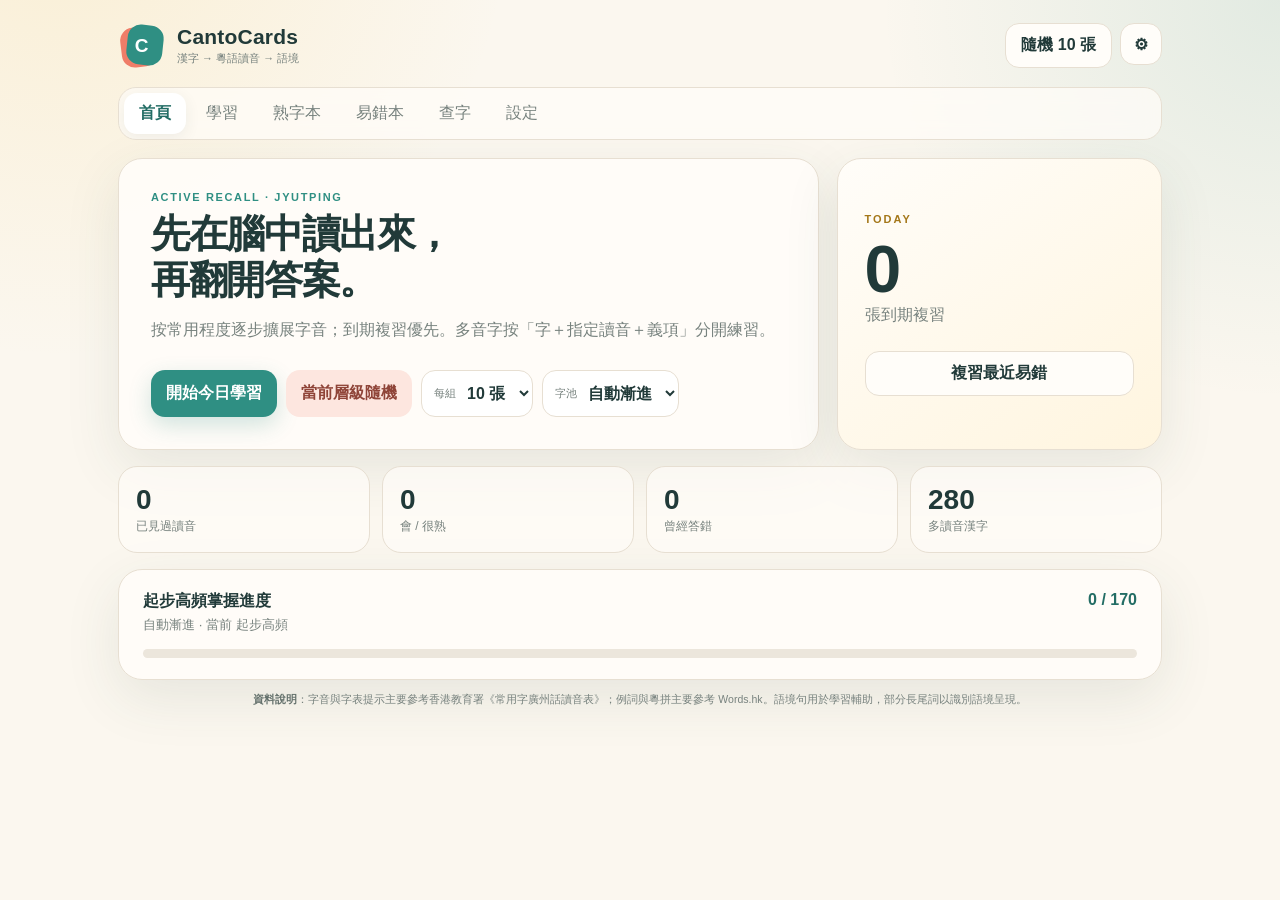
<file: index.html>
<!doctype html>
<html lang="zh-Hant-HK">
<head>
  <meta charset="utf-8">
  <meta name="viewport" content="width=device-width,initial-scale=1,viewport-fit=cover">
  <meta name="theme-color" content="#2f8f83">
  <meta name="apple-mobile-web-app-capable" content="yes">
  <meta name="apple-mobile-web-app-status-bar-style" content="default">
  <meta name="apple-mobile-web-app-title" content="CantoCards">
  <meta name="mobile-web-app-capable" content="yes">
  <meta name="application-name" content="CantoCards">
  <meta name="description" content="離線粵語漢字讀音學習器：漢字、粵拼、例詞與語境複習。">
  <title>CantoCards</title>
  <link rel="manifest" href="./manifest.webmanifest?v=04mobile2">
  <link rel="apple-touch-icon" href="./icon-180.png?v=04mobile2">
  <link rel="icon" type="image/png" sizes="192x192" href="./icon-192.png?v=04mobile2">
  <link rel="stylesheet" href="./styles.css?v=04mobile2">
</head>
<body>
  <div id="loadingScreen" class="loading-screen">
    <div class="loading-mark"><span>C</span></div>
    <strong>正在載入 CantoCards</strong>
    <p id="loadingText">準備核心字表…</p>
  </div>

  <div id="appShell" class="shell is-hidden">
    <header class="topbar">
      <button class="brand" data-go="home" aria-label="返回首頁">
        <span class="brand-mark"><i></i><b>C</b></span>
        <span class="brand-copy"><strong>CantoCards</strong><small>漢字 → 粵語讀音 → 語境</small></span>
      </button>
      <div class="top-actions">
        <button class="ghost-btn" id="quickRandom">隨機 10 張</button>
        <button class="icon-btn" data-go="settings" title="設定" aria-label="設定">⚙︎</button>
      </div>
    </header>

    <nav class="nav" aria-label="主要導覽">
      <button class="active" data-view="home"><span>⌂</span><em>首頁</em></button>
      <button data-view="study"><span>◇</span><em>學習</em></button>
      <button data-view="known"><span>✓</span><em>熟字本</em></button>
      <button data-view="mistakes"><span>↺</span><em>易錯本</em></button>
      <button data-view="search"><span>⌕</span><em>查字</em></button>
      <button data-view="settings"><span>⚙</span><em>設定</em></button>
    </nav>

    <main>
      <section id="home" class="view active">
        <div class="hero">
          <div class="panel welcome">
            <div class="eyebrow">ACTIVE RECALL · JYUTPING</div>
            <h1>先在腦中讀出來，<br>再翻開答案。</h1>
            <p>按常用程度逐步擴展字音；到期複習優先。多音字按「字＋指定讀音＋義項」分開練習。</p>
            <div class="quickrow">
              <button class="primary-btn" id="startToday">開始今日學習</button>
              <button class="soft-btn" id="startRandom">當前層級隨機</button>
              <label class="select-wrap"><span>每組</span><select id="groupSize"><option value="10">10 張</option><option value="20">20 張</option><option value="30">30 張</option><option value="50">50 張</option></select></label>
              <label class="select-wrap"><span>字池</span><select id="deckMode"><option value="auto">自動漸進</option><option value="starter">起步高頻</option><option value="core">日常核心</option><option value="practical">實用常用</option><option value="all">完整字表</option></select></label>
            </div>
          </div>
          <aside class="panel today-panel">
            <div class="today-kicker">TODAY</div>
            <div class="today-num" id="dueCount">0</div>
            <div class="today-label">張到期複習</div>
            <button class="line-btn" id="startMistakes">複習最近易錯</button>
          </aside>
        </div>

        <div class="stats-grid">
          <div class="stat-card"><b id="learnedCount">0</b><span>已見過讀音</span></div>
          <div class="stat-card"><b id="knownCount">0</b><span>會 / 很熟</span></div>
          <div class="stat-card"><b id="mistakeCount">0</b><span>曾經答錯</span></div>
          <div class="stat-card"><b id="multiCount">0</b><span>多讀音漢字</span></div>
        </div>

        <div class="panel progress-panel">
          <div class="progress-head">
            <div><strong id="deckTitle">當前學習層級</strong><small id="deckHint"></small></div>
            <span id="progressText">0 / 0</span>
          </div>
          <div class="progress-track"><i id="progressBar"></i></div>
        </div>
        <p class="source-note"><strong>資料說明</strong>：字音與字表提示主要參考香港教育署《常用字廣州話讀音表》；例詞與粵拼主要參考 Words.hk。語境句用於學習輔助，部分長尾詞以識別語境呈現。</p>
      </section>

      <section id="study" class="view">
        <div class="study-head"><span id="sessionLabel">尚未開始</span><strong id="sessionProgress">0 / 0</strong></div>
        <article class="panel study-card">
          <div class="session-empty" id="sessionEmpty">
            <div class="empty-orb">C</div>
            <h2>開始一組練習</h2>
            <p>看到漢字後先自己回想讀音，再顯示粵拼。</p>
            <button class="primary-btn" id="emptyStart">隨機 10 張</button>
          </div>

          <div id="cardContent" class="card-content is-hidden">
            <div class="card-badges">
              <span class="badge badge-state" id="statusBadge">新字</span>
              <span class="badge badge-multi is-hidden" id="multiBadge"></span>
            </div>

            <div class="character-zone">
              <div class="big-char" id="bigChar">中</div>
              <div class="variant" id="variantText"></div>
              <p class="prompt" id="prompt">先自己想一想：這個字在這個義項下怎麼讀？</p>

              <div class="answer" id="answer">
                <div class="jyutping-main" id="jyutping">zung1</div>
                <div class="sound-row"><button class="sound-btn speech-action is-hidden" id="speakBtn">🔊 聽讀音</button></div>
                <div class="breakdown">
                  <span id="initialPart">聲母 z</span><span id="finalPart">韻母 ung</span><span id="tonePart">聲調 1</span>
                </div>

                <div class="context-box is-hidden" id="contextBox">
                  <small>字表提示</small><strong id="contextText"></strong>
                </div>

                <section class="examples-box">
                  <div class="examples-head"><div><small>WORDS IN CONTEXT</small><h3>例詞與語境</h3></div><span id="exampleCount"></span></div>
                  <div id="wordCards" class="word-grid"></div>
                </section>

                <details class="other-readings is-hidden" id="otherReadings">
                  <summary>查看這個字的其他建議讀音</summary>
                  <div class="other-list" id="otherList"></div>
                </details>

                <div class="personal-note is-hidden" id="personalNoteBox"><small>我的語境</small><strong id="personalNoteText"></strong></div>
                <button class="note-link" id="openNote">＋ 添加 / 修改我的詞組與例句</button>
              </div>
            </div>

            <div class="reveal-row"><button class="reveal-btn" id="revealBtn">顯示粵拼</button></div>
            <div class="rating" id="rating">
              <button class="rate r0" data-rating="0"><b>不會</b><small>很快再來</small></button>
              <button class="rate r1" data-rating="1"><b>模糊</b><small>明天複習</small></button>
              <button class="rate r2" data-rating="2"><b>會</b><small>逐漸拉長</small></button>
              <button class="rate r3" data-rating="3"><b>很熟</b><small>長期保留</small></button>
            </div>
          </div>
        </article>
      </section>

      <section id="known" class="view">
        <div class="section-title"><div><div class="eyebrow">MASTERED</div><h2>熟字本</h2><p>目前評為「會」或「很熟」的字音。</p></div></div>
        <div class="toolbar"><input id="knownFilter" class="field grow" placeholder="篩選漢字 / 粵拼 / 語境…"></div>
        <div class="panel list-panel"><div id="knownList"></div></div>
      </section>

      <section id="mistakes" class="view">
        <div class="section-title"><div><div class="eyebrow">RETRY</div><h2>易錯本</h2><p>曾被評為「不會」的字音會保留在這裡。</p></div><button class="primary-btn" id="studyMistakesPage">複習這些字</button></div>
        <div class="toolbar"><input id="mistakeFilter" class="field grow" placeholder="篩選漢字 / 粵拼 / 語境…"></div>
        <div class="panel list-panel"><div id="mistakeList"></div></div>
      </section>

      <section id="search" class="view">
        <div class="section-title"><div><div class="eyebrow">LOOK UP</div><h2>查字</h2><p>可按漢字、粵拼、義項或例詞搜尋。</p></div></div>
        <div class="toolbar">
          <input id="searchInput" class="field grow" placeholder="例如：行 / hong4 / 銀行">
          <select id="searchLimit" class="field"><option value="30">30 項</option><option value="60">60 項</option><option value="120">120 項</option></select>
        </div>
        <div class="panel list-panel"><div id="searchList"><div class="empty-list">輸入內容開始查字。</div></div></div>
      </section>

      <section id="settings" class="view">
        <div class="section-title"><div><div class="eyebrow">PREFERENCES</div><h2>設定</h2><p>調整學習節奏、粵拼顯示與本機資料。</p></div></div>
        <div class="settings-grid">
          <div class="panel setting-card">
            <h3>學習</h3>
            <label>預設每組張數<select id="defaultSize" class="field"><option value="10">10 張</option><option value="20">20 張</option><option value="30">30 張</option><option value="50">50 張</option></select></label>
            <label>預設字池<select id="defaultDeck" class="field"><option value="auto">自動漸進</option><option value="starter">起步高頻</option><option value="core">日常核心</option><option value="practical">實用常用</option><option value="all">完整字表</option></select></label>
            <label class="toggle-row"><span><b>例句粵拼預設展開</b><small>關閉時可逐句點擊查看。</small></span><input type="checkbox" id="sentenceJyutpingDefault"></label>
          </div>

          <div class="panel setting-card">
            <h3>粵語發音</h3>
            <div class="voice-status"><span id="voiceDot"></span><div><b id="voiceTitle">正在檢測…</b><small id="voiceDetail">只使用設備提供的粵語語音，不回退到普通話。</small></div></div>
            <button class="line-btn" id="refreshVoices">重新檢測語音</button>
          </div>

          <div class="panel setting-card">
            <h3>安裝與離線</h3>
            <div class="voice-status"><span id="pwaDot"></span><div><b id="pwaTitle">正在檢測 App 狀態…</b><small id="pwaDetail">網站版可直接使用；支援時可安裝到裝置。</small></div></div>
            <div class="voice-status"><span id="offlineCoreDot"></span><div><b id="offlineCoreTitle">正在檢測離線核心…</b><small id="offlineCoreDetail">離線核心就緒後，即使沒有網路也能啟動 CantoCards。</small></div></div>
            <div class="voice-status"><span id="offlineDataDot"></span><div><b id="offlineDataTitle">正在檢測完整學習資料…</b><small id="offlineDataDetail">例詞、例句與搜尋索引會在背景逐步儲存到本機。</small></div></div>
            <div class="setting-actions"><button class="line-btn is-hidden" id="installAppBtn">安裝到裝置</button><button class="line-btn is-hidden" id="offlineDataBtn">繼續準備完整離線資料</button><button class="line-btn" id="checkUpdateBtn">檢查更新</button><button class="primary-btn is-hidden" id="applyUpdateBtn">重新載入更新</button></div>
          </div>

          <div class="panel setting-card">
            <h3>學習資料</h3>
            <p>進度儲存在目前瀏覽器。匯出 JSON 可用於備份或換設備。</p>
            <div class="setting-actions"><button class="line-btn" id="exportBtn">匯出進度</button><label class="line-btn file-btn">匯入進度<input type="file" id="importInput" accept="application/json,.json"></label></div>
          </div>

          <div class="panel setting-card danger-card">
            <h3>清空記錄</h3>
            <p>刪除目前瀏覽器內的全部評級、複習日期與個人語境。</p>
            <button class="danger-btn" id="resetBtn">清空全部學習記錄</button>
          </div>
        </div>
      </section>
    </main>
  </div>

  <div id="updateBanner" class="update-banner is-hidden" role="status">
    <span>有更新可用。</span><button id="updateBannerBtn">重新載入</button>
  </div>

  <div id="toast" class="toast" role="status"></div>

  <div id="noteModal" class="modal" aria-hidden="true">
    <div class="modal-card">
      <div class="modal-head"><div><small>PERSONAL CONTEXT</small><h3 id="noteTitle">我的語境</h3></div><button class="icon-btn" id="closeNote" aria-label="關閉">×</button></div>
      <textarea id="noteText" rows="5" placeholder="例如：同事常講的詞組、自己想記住的例句…"></textarea>
      <div class="modal-actions"><button class="soft-btn" id="cancelNote">取消</button><button class="primary-btn" id="saveNote">保存</button></div>
    </div>
  </div>

  <script src="./app.js?v=04mobile2" defer></script>
</body>
</html>
</file>
<file: styles.css>
:root{
  --bg:#fbf7ef;--panel:#fffdf9;--ink:#213a39;--muted:#77827e;--line:#e7dfd2;
  --teal:#2f8f83;--teal-dark:#236d65;--mint:#dff3ed;--mint-2:#eef9f5;
  --coral:#ef7d68;--coral-soft:#fde6df;--yellow:#f4c95d;--yellow-soft:#fff4ce;
  --blue:#5d7fa3;--blue-soft:#e9f0f7;--danger:#b54d43;--danger-soft:#fbe5e1;
  --shadow:0 18px 55px rgba(47,76,70,.10);--radius:24px;--radius-sm:15px;
}
*{box-sizing:border-box}
html{background:var(--bg);scroll-behavior:smooth}
body{margin:0;min-height:100vh;background:
  radial-gradient(circle at 5% -10%,rgba(244,201,93,.18),transparent 28rem),
  radial-gradient(circle at 100% 0,rgba(47,143,131,.12),transparent 25rem),var(--bg);
  color:var(--ink);font-family:-apple-system,BlinkMacSystemFont,"PingFang HK","PingFang TC","Noto Sans TC","Microsoft JhengHei",sans-serif}
button,input,select,textarea{font:inherit;color:inherit}button{cursor:pointer}button:disabled{cursor:default;opacity:.5}
.is-hidden{display:none!important}.shell{max-width:1080px;margin:0 auto;padding:22px 18px 54px}
.loading-screen{position:fixed;inset:0;display:flex;flex-direction:column;align-items:center;justify-content:center;gap:10px;background:var(--bg);z-index:100;padding:28px;text-align:center}.loading-screen strong{font-size:20px}.loading-screen p{margin:0;color:var(--muted);font-size:13px}.loading-mark{position:relative;width:68px;height:68px;margin-bottom:10px}.loading-mark:before,.loading-mark:after{content:"";position:absolute;width:48px;height:56px;border-radius:17px;background:var(--coral);transform:rotate(-8deg);left:5px;top:8px}.loading-mark:after{background:var(--teal);transform:rotate(7deg);left:16px;top:4px}.loading-mark span{position:absolute;z-index:2;inset:0;display:grid;place-items:center;color:#fff;font-weight:900;font-size:28px}
.topbar{display:flex;justify-content:space-between;align-items:center;gap:16px;margin-bottom:18px}.brand{display:flex;align-items:center;gap:12px;border:0;background:transparent;padding:0;text-align:left}.brand-mark{position:relative;width:47px;height:47px;display:grid;place-items:center}.brand-mark:before,.brand-mark i{content:"";position:absolute;width:36px;height:40px;border-radius:13px;background:var(--coral);transform:rotate(-7deg);left:3px;top:5px}.brand-mark i{background:var(--teal);transform:rotate(6deg);left:9px;top:3px}.brand-mark b{position:relative;color:#fff;font-size:19px;z-index:2}.brand-copy{display:flex;flex-direction:column}.brand-copy strong{font-size:21px;letter-spacing:.01em}.brand-copy small{font-size:11px;color:var(--muted);margin-top:2px}.top-actions{display:flex;gap:8px}
.primary-btn,.soft-btn,.ghost-btn,.line-btn,.icon-btn,.danger-btn,.reveal-btn,.sound-btn,.note-link{border:0;border-radius:14px;padding:11px 15px;font-weight:700;transition:.16s transform,.16s box-shadow,.16s background}.primary-btn{background:var(--teal);color:#fff;box-shadow:0 8px 22px rgba(47,143,131,.22)}.primary-btn:hover{background:var(--teal-dark)}.soft-btn{background:var(--coral-soft);color:#8f4438}.ghost-btn,.line-btn,.icon-btn{background:var(--panel);border:1px solid var(--line)}.line-btn{box-shadow:none}.icon-btn{width:42px;height:42px;padding:0;display:grid;place-items:center}.danger-btn{background:var(--danger-soft);color:var(--danger)}button:active{transform:translateY(1px)}
.nav{display:flex;gap:5px;padding:5px;border:1px solid var(--line);border-radius:18px;background:rgba(255,253,249,.72);backdrop-filter:blur(10px);margin-bottom:18px;overflow:auto}.nav button{border:0;background:transparent;color:var(--muted);padding:10px 15px;border-radius:13px;white-space:nowrap;display:flex;align-items:center;justify-content:center;gap:7px}.nav button span{display:none}.nav button em{font-style:normal}.nav button.active{color:var(--teal-dark);background:#fff;box-shadow:0 4px 15px rgba(52,68,63,.08);font-weight:800}
.view{display:none}.view.active{display:block}.panel{background:rgba(255,253,249,.94);border:1px solid var(--line);border-radius:var(--radius);box-shadow:var(--shadow)}
.hero{display:grid;grid-template-columns:1.55fr .72fr;gap:18px}.welcome{padding:32px}.eyebrow{font-size:11px;letter-spacing:.15em;font-weight:900;color:var(--teal);margin-bottom:8px}.welcome h1{font-size:39px;line-height:1.17;margin:8px 0 14px;letter-spacing:-.035em}.welcome p{margin:0;max-width:650px;color:var(--muted);line-height:1.75}.quickrow{display:flex;gap:9px;flex-wrap:wrap;margin-top:26px}.quickrow>button{min-height:47px}.select-wrap{display:flex;align-items:center;background:#fff;border:1px solid var(--line);border-radius:14px;overflow:hidden}.select-wrap span{font-size:11px;color:var(--muted);padding-left:12px}.select-wrap select{border:0;background:transparent;padding:11px 10px 11px 7px;outline:none;font-weight:700}.today-panel{padding:27px;display:flex;flex-direction:column;justify-content:center;min-height:250px;background:linear-gradient(145deg,#fffdf9,#fff5df)}.today-kicker{font-size:11px;letter-spacing:.18em;font-weight:900;color:#a47719}.today-num{font-size:66px;line-height:1;font-weight:900;color:var(--ink);margin:11px 0 3px}.today-label{color:var(--muted);margin-bottom:25px}.stats-grid{display:grid;grid-template-columns:repeat(4,1fr);gap:12px;margin:16px 0}.stat-card{background:rgba(255,253,249,.72);border:1px solid var(--line);border-radius:19px;padding:17px}.stat-card b{display:block;font-size:28px}.stat-card span{color:var(--muted);font-size:12px}.progress-panel{padding:21px 24px}.progress-head{display:flex;justify-content:space-between;align-items:flex-start;gap:10px}.progress-head strong{display:block}.progress-head small{display:block;color:var(--muted);margin-top:4px}.progress-head>span{font-weight:800;color:var(--teal-dark)}.progress-track{height:9px;background:#ece6dc;border-radius:99px;margin-top:15px;overflow:hidden}.progress-track i{display:block;height:100%;width:0;background:linear-gradient(90deg,var(--teal),#64b6a7,var(--yellow));border-radius:inherit;transition:width .3s}.source-note{margin:11px 6px 0;color:var(--muted);font-size:10.5px;line-height:1.65;text-align:center}.source-note strong{color:#65726d;font-weight:800}
.study-head{display:flex;justify-content:space-between;color:var(--muted);font-size:12px;padding:4px 5px 11px}.study-head strong{color:var(--ink)}.study-card{min-height:670px;overflow:hidden;position:relative}.session-empty{min-height:650px;display:flex;flex-direction:column;align-items:center;justify-content:center;text-align:center;padding:30px}.session-empty h2{margin:10px 0 8px}.session-empty p{color:var(--muted);margin:0 0 20px}.empty-orb{width:55px;height:55px;border-radius:20px;background:var(--mint);display:grid;place-items:center;color:var(--teal-dark);font-weight:900;font-size:22px}.card-content{min-height:650px;display:flex;flex-direction:column}.card-badges{display:flex;gap:7px;padding:20px 22px 0}.badge{padding:6px 9px;border-radius:99px;font-size:10px;font-weight:900;letter-spacing:.03em}.badge-state{background:var(--mint);color:var(--teal-dark)}.badge-multi{background:var(--yellow-soft);color:#876214}.character-zone{text-align:center;padding:13px 26px 0;flex:1}.big-char{font-size:114px;line-height:1.05;font-weight:650;letter-spacing:.02em;margin:7px 0 3px}.variant{font-size:12px;color:var(--muted);min-height:18px}.prompt{color:var(--muted);margin:15px 0 24px}.answer{display:none}.answer.show{display:block}.jyutping-main{font:800 35px/1.2 ui-rounded,"SF Pro Rounded",system-ui,sans-serif;color:var(--teal-dark);letter-spacing:.03em}.sound-row{height:40px;margin-top:8px}.sound-btn{padding:8px 12px;background:var(--mint-2);color:var(--teal-dark);font-size:12px}.breakdown{display:flex;flex-wrap:wrap;justify-content:center;gap:7px;margin:12px 0 15px}.breakdown span{background:#f4f1ea;border:1px solid var(--line);padding:6px 9px;border-radius:9px;font-size:11px;color:#69716d}.context-box{max-width:620px;margin:0 auto 16px;padding:11px 14px;border-radius:14px;background:var(--yellow-soft);text-align:left}.context-box small{display:block;color:#8e721f;margin-bottom:2px}.context-box strong{font-size:14px}.examples-box{max-width:760px;margin:20px auto 8px;text-align:left;border-top:1px solid var(--line);padding-top:18px}.examples-head{display:flex;align-items:end;justify-content:space-between;margin-bottom:10px}.examples-head small{font-size:9px;letter-spacing:.14em;color:var(--coral);font-weight:900}.examples-head h3{font-size:15px;margin:2px 0 0}.examples-head>span{font-size:10px;color:var(--muted)}.word-grid{display:grid;grid-template-columns:repeat(3,1fr);gap:10px}.word-card{border:1px solid var(--line);background:#fff;border-radius:17px;padding:13px;min-width:0}.word-top{display:flex;justify-content:space-between;gap:8px;align-items:flex-start}.word-main{font-size:18px;font-weight:900}.word-jy{font-size:11px;color:var(--teal-dark);font-weight:800;margin-top:2px;word-break:break-word}.quality-pill{font-size:8px;white-space:nowrap;border-radius:99px;padding:4px 6px;background:var(--mint);color:var(--teal-dark)}.quality-pill.recognition{background:#f0eee9;color:#777}.mini-sound{border:0;background:transparent;padding:4px 0;color:var(--teal-dark);font-size:11px;font-weight:700}.sentence{font-size:13px;line-height:1.65;margin-top:10px}.sentence-actions{display:flex;justify-content:space-between;align-items:center;gap:6px;margin-top:7px}.jy-toggle{border:0;background:transparent;padding:0;color:var(--blue);font-size:10px;font-weight:700}.sentence-jy{margin-top:6px;font-size:10.5px;line-height:1.55;color:#6b7d78;word-break:break-word;background:#f6f8f6;border-radius:10px;padding:8px}.fallback-copy{font-size:12px;color:var(--muted);line-height:1.6;margin-top:8px}.other-readings{max-width:620px;margin:15px auto;text-align:left;border-top:1px dashed var(--line);padding-top:12px}.other-readings summary{font-size:11px;color:var(--muted);cursor:pointer}.other-list{display:flex;gap:6px;flex-wrap:wrap;margin-top:9px}.other-chip{background:var(--blue-soft);color:#4b6680;border-radius:9px;padding:6px 8px;font-size:11px}.personal-note{max-width:620px;margin:12px auto 0;padding:11px 13px;border-radius:13px;background:var(--coral-soft);text-align:left}.personal-note small,.personal-note strong{display:block}.personal-note small{font-size:9px;color:#9a5549;margin-bottom:3px}.personal-note strong{font-size:12px;line-height:1.55}.note-link{background:transparent;color:var(--coral);font-size:11px;padding:10px;margin:6px 0}.reveal-row{display:flex;justify-content:center;padding:10px 22px 18px}.reveal-btn{background:var(--ink);color:#fff;min-width:180px;font-size:15px}.rating{display:none;grid-template-columns:repeat(4,1fr);gap:8px;padding:12px 14px 16px;border-top:1px solid var(--line);background:rgba(255,253,249,.97)}.rating.show{display:grid}.rate{border:0;border-radius:13px;padding:10px 6px;background:#f4f1eb}.rate b,.rate small{display:block}.rate b{font-size:13px}.rate small{font-size:9px;color:var(--muted);margin-top:2px}.r0{background:var(--danger-soft);color:var(--danger)}.r1{background:var(--yellow-soft);color:#816317}.r2{background:var(--mint-2);color:var(--teal-dark)}.r3{background:var(--mint);color:var(--teal-dark)}
.section-title{display:flex;justify-content:space-between;align-items:end;gap:15px;margin:5px 3px 16px}.section-title h2{font-size:30px;margin:0 0 3px}.section-title p{margin:0;color:var(--muted);font-size:13px}.toolbar{display:flex;gap:9px;margin-bottom:11px}.field{border:1px solid var(--line);border-radius:13px;padding:11px 12px;background:#fff;outline:none}.field:focus{border-color:#9ac9c0;box-shadow:0 0 0 3px rgba(47,143,131,.08)}.grow{flex:1;min-width:0}.list-panel{overflow:hidden}.list-row{display:grid;grid-template-columns:55px 125px minmax(120px,1fr) auto;align-items:center;gap:10px;padding:13px 16px;border-bottom:1px solid #eee8de;cursor:pointer}.list-row:last-child{border:0}.list-row:hover{background:#fffcf6}.list-char{font-size:28px;font-weight:700}.list-jy{font-size:12px;color:var(--teal-dark);font-weight:800}.list-note{font-size:12px;color:var(--muted);overflow:hidden;text-overflow:ellipsis;white-space:nowrap}.level-tag{font-size:9px;border-radius:99px;padding:5px 7px;background:var(--mint);color:var(--teal-dark);font-weight:800}.level-tag.l1{background:var(--danger-soft);color:var(--danger)}.empty-list{padding:42px 20px;text-align:center;color:var(--muted);font-size:13px}
.settings-grid{display:grid;grid-template-columns:1fr 1fr;gap:14px}.setting-card{padding:22px}.setting-card h3{margin:0 0 17px}.setting-card>label:not(.toggle-row){display:flex;justify-content:space-between;align-items:center;gap:12px;margin:11px 0;font-size:13px}.setting-card p{font-size:12px;color:var(--muted);line-height:1.6}.toggle-row{display:flex;justify-content:space-between;align-items:center;gap:15px;border-top:1px solid var(--line);padding-top:15px;margin-top:15px}.toggle-row span b,.toggle-row span small{display:block}.toggle-row span b{font-size:13px}.toggle-row span small{color:var(--muted);font-size:10px;margin-top:3px}.toggle-row input{width:20px;height:20px;accent-color:var(--teal)}.voice-status{display:flex;align-items:center;gap:11px;background:#f7f5ef;border-radius:14px;padding:12px;margin-bottom:12px}.voice-status>span{width:10px;height:10px;border-radius:50%;background:#bbb;flex:none}.voice-status>span.ok{background:var(--teal)}.voice-status>span.no{background:var(--coral)}.voice-status b,.voice-status small{display:block}.voice-status b{font-size:12px}.voice-status small{font-size:10px;color:var(--muted);margin-top:2px}.setting-actions{display:flex;gap:8px;flex-wrap:wrap}.file-btn{position:relative;overflow:hidden;display:inline-flex}.file-btn input{position:absolute;inset:0;opacity:0;cursor:pointer}.danger-card{border-color:#f1c9c2}.modal{position:fixed;inset:0;background:rgba(28,48,45,.38);display:none;align-items:center;justify-content:center;padding:20px;z-index:80}.modal.show{display:flex}.modal-card{width:min(520px,100%);background:var(--panel);border-radius:23px;padding:20px;box-shadow:0 25px 90px rgba(0,0,0,.18)}.modal-head{display:flex;justify-content:space-between;align-items:start}.modal-head small{font-size:9px;letter-spacing:.15em;color:var(--teal);font-weight:900}.modal-head h3{margin:3px 0 12px}.modal textarea{width:100%;border:1px solid var(--line);border-radius:14px;padding:12px;resize:vertical;outline:none}.modal-actions{display:flex;justify-content:flex-end;gap:8px;margin-top:11px}.toast{position:fixed;left:50%;bottom:28px;transform:translate(-50%,18px);background:var(--ink);color:#fff;padding:10px 14px;border-radius:99px;font-size:11px;opacity:0;pointer-events:none;transition:.2s;z-index:100}.toast.show{opacity:1;transform:translate(-50%,0)}
@media(max-width:760px){
  body{padding-bottom:76px}.shell{padding:12px 12px 28px}.topbar{position:sticky;top:0;z-index:25;background:rgba(251,247,239,.88);backdrop-filter:blur(12px);padding:7px 1px 9px;margin-bottom:7px}.brand-copy small,.top-actions{display:none}.brand-mark{width:38px;height:38px}.brand-mark:before,.brand-mark i{width:31px;height:34px;border-radius:11px}.brand-copy strong{font-size:18px}.nav{position:fixed;z-index:50;left:8px;right:8px;bottom:max(8px,env(safe-area-inset-bottom));margin:0;padding:5px 3px;border-radius:19px;box-shadow:0 12px 38px rgba(35,59,57,.18);justify-content:space-around}.nav button{flex:1;min-width:0;padding:7px 3px;display:flex;flex-direction:column;gap:1px;font-size:9px}.nav button span{display:block;font-size:15px;line-height:1}.nav button em{font-size:9px}.hero{grid-template-columns:1fr;gap:11px}.welcome{padding:22px}.welcome h1{font-size:31px}.welcome p{font-size:13px}.quickrow{margin-top:19px}.quickrow .primary-btn,.quickrow .soft-btn{flex:1;min-width:145px}.select-wrap{flex:1;min-width:145px}.today-panel{min-height:145px;padding:20px;display:grid;grid-template-columns:1fr auto;align-items:center}.today-kicker,.today-label{grid-column:1}.today-num{grid-column:2;grid-row:1/3;margin:0;font-size:55px}.today-panel .line-btn{grid-column:1/3;margin-top:8px}.stats-grid{grid-template-columns:1fr 1fr;gap:8px}.stat-card{padding:13px}.stat-card b{font-size:24px}.progress-panel{padding:16px}.source-note{margin:10px 3px 0;text-align:left;font-size:10px}.study-card{min-height:calc(100vh - 146px);border-radius:21px}.session-empty,.card-content{min-height:calc(100vh - 150px)}.card-badges{padding:14px 15px 0}.character-zone{padding:7px 13px 0}.big-char{font-size:91px;margin-top:3px}.prompt{font-size:12px;margin:12px 0 16px}.jyutping-main{font-size:31px}.word-grid{grid-template-columns:1fr}.word-card{padding:12px}.examples-box{margin-top:14px}.rating{position:sticky;bottom:68px;z-index:15;padding:8px 8px 9px;gap:5px;box-shadow:0 -9px 22px rgba(38,55,50,.07)}.rate{padding:9px 3px}.rate b{font-size:11px}.rate small{font-size:8px}.section-title{align-items:flex-start}.section-title h2{font-size:27px}.section-title>button{font-size:11px}.list-row{grid-template-columns:42px 85px 1fr auto;padding:11px 10px;gap:6px}.list-char{font-size:25px}.list-jy,.list-note{font-size:10px}.settings-grid{grid-template-columns:1fr}.setting-card{padding:18px}.toast{bottom:92px;max-width:90%;text-align:center}.modal{align-items:flex-end;padding:10px 10px max(10px,env(safe-area-inset-bottom))}.modal-card{border-radius:23px 23px 17px 17px}
}
@media(max-width:390px){.quickrow>*{flex-basis:100%!important}.big-char{font-size:82px}.list-row{grid-template-columns:38px 78px 1fr auto}.rating{gap:4px}.rate small{display:none}}


/* PWA */
.update-banner{position:fixed;left:50%;bottom:28px;transform:translateX(-50%);z-index:110;display:flex;align-items:center;gap:10px;padding:10px 12px 10px 14px;border-radius:999px;background:var(--ink);color:#fff;box-shadow:0 16px 44px rgba(28,48,45,.24);font-size:11px}
.update-banner button{border:0;border-radius:999px;background:#fff;color:var(--ink);font-weight:800;padding:7px 10px}
@media(max-width:760px){.update-banner{bottom:92px;max-width:calc(100% - 24px);white-space:nowrap}}
</file>
